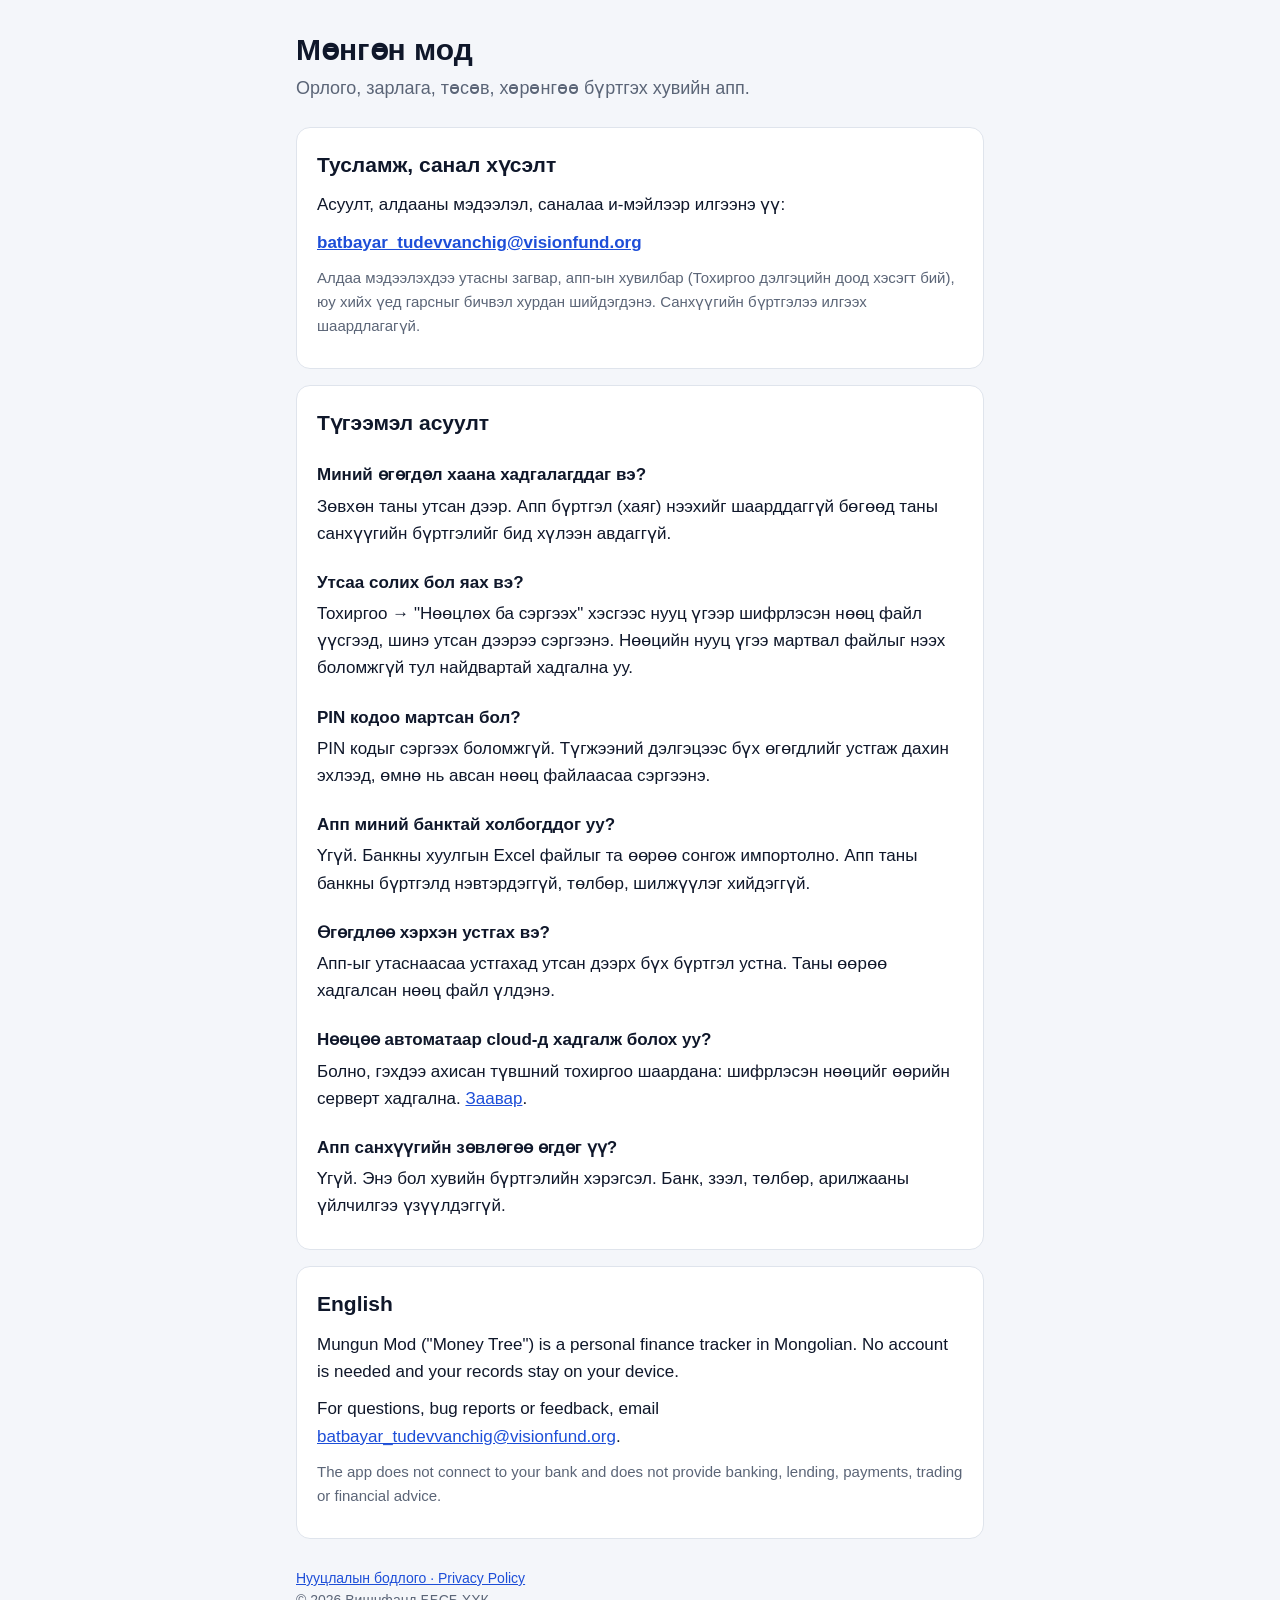
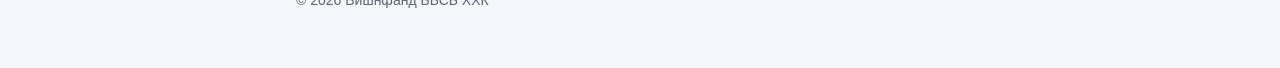
<file: index.html>
<!doctype html>
<html lang="mn">
<head>
  <meta charset="utf-8">
  <meta name="viewport" content="width=device-width, initial-scale=1">
  <title>Мөнгөн мод — тусламж</title>
  <meta name="description" content="Мөнгөн мод апп-ын тусламж, холбоо барих хаяг, түгээмэл асуулт.">
  <link rel="stylesheet" href="style.css">
</head>
<body>
<main>
  <h1>Мөнгөн мод</h1>
  <p class="lead">Орлого, зарлага, төсөв, хөрөнгөө бүртгэх хувийн апп.</p>

  <section class="card" id="support">
    <h2>Тусламж, санал хүсэлт</h2>
    <p>Асуулт, алдааны мэдээлэл, саналаа и-мэйлээр илгээнэ үү:</p>
    <p class="email"><a href="mailto:batbayar_tudevvanchig@visionfund.org">batbayar_tudevvanchig@visionfund.org</a></p>
    <p class="muted">Алдаа мэдээлэхдээ утасны загвар, апп-ын хувилбар (Тохиргоо дэлгэцийн доод хэсэгт бий), юу хийх үед гарсныг
      бичвэл хурдан шийдэгдэнэ. Санхүүгийн бүртгэлээ илгээх шаардлагагүй.</p>
  </section>

  <section class="card">
    <h2>Түгээмэл асуулт</h2>

    <h3>Миний өгөгдөл хаана хадгалагддаг вэ?</h3>
    <p>Зөвхөн таны утсан дээр. Апп бүртгэл (хаяг) нээхийг шаарддаггүй бөгөөд таны санхүүгийн бүртгэлийг бид хүлээн авдаггүй.</p>

    <h3>Утсаа солих бол яах вэ?</h3>
    <p>Тохиргоо → "Нөөцлөх ба сэргээх" хэсгээс нууц үгээр шифрлэсэн нөөц файл үүсгээд, шинэ утсан дээрээ сэргээнэ. Нөөцийн нууц
      үгээ мартвал файлыг нээх боломжгүй тул найдвартай хадгална уу.</p>

    <h3>PIN кодоо мартсан бол?</h3>
    <p>PIN кодыг сэргээх боломжгүй. Түгжээний дэлгэцээс бүх өгөгдлийг устгаж дахин эхлээд, өмнө нь авсан нөөц файлаасаа сэргээнэ.</p>

    <h3>Апп миний банктай холбогддог уу?</h3>
    <p>Үгүй. Банкны хуулгын Excel файлыг та өөрөө сонгож импортолно. Апп таны банкны бүртгэлд нэвтэрдэггүй, төлбөр, шилжүүлэг
      хийдэггүй.</p>

    <h3>Өгөгдлөө хэрхэн устгах вэ?</h3>
    <p>Апп-ыг утаснаасаа устгахад утсан дээрх бүх бүртгэл устна. Таны өөрөө хадгалсан нөөц файл үлдэнэ.</p>

    <h3>Нөөцөө автоматаар cloud-д хадгалж болох уу?</h3>
    <p>Болно, гэхдээ ахисан түвшний тохиргоо шаардана: шифрлэсэн нөөцийг өөрийн серверт хадгална.
      <a href="cloud-backup.html">Заавар</a>.</p>

    <h3>Апп санхүүгийн зөвлөгөө өгдөг үү?</h3>
    <p>Үгүй. Энэ бол хувийн бүртгэлийн хэрэгсэл. Банк, зээл, төлбөр, арилжааны үйлчилгээ үзүүлдэггүй.</p>
  </section>

  <section class="card" lang="en">
    <h2>English</h2>
    <p>Mungun Mod ("Money Tree") is a personal finance tracker in Mongolian. No account is needed and your records stay on
      your device.</p>
    <p>For questions, bug reports or feedback, email
      <a href="mailto:batbayar_tudevvanchig@visionfund.org">batbayar_tudevvanchig@visionfund.org</a>.</p>
    <p class="muted">The app does not connect to your bank and does not provide banking, lending, payments, trading or financial
      advice.</p>
  </section>

  <footer>
    <a href="privacy.html">Нууцлалын бодлого · Privacy Policy</a><br>
    © 2026 Вишнфанд ББСБ ХХК
  </footer>
</main>
</body>
</html>
</file>
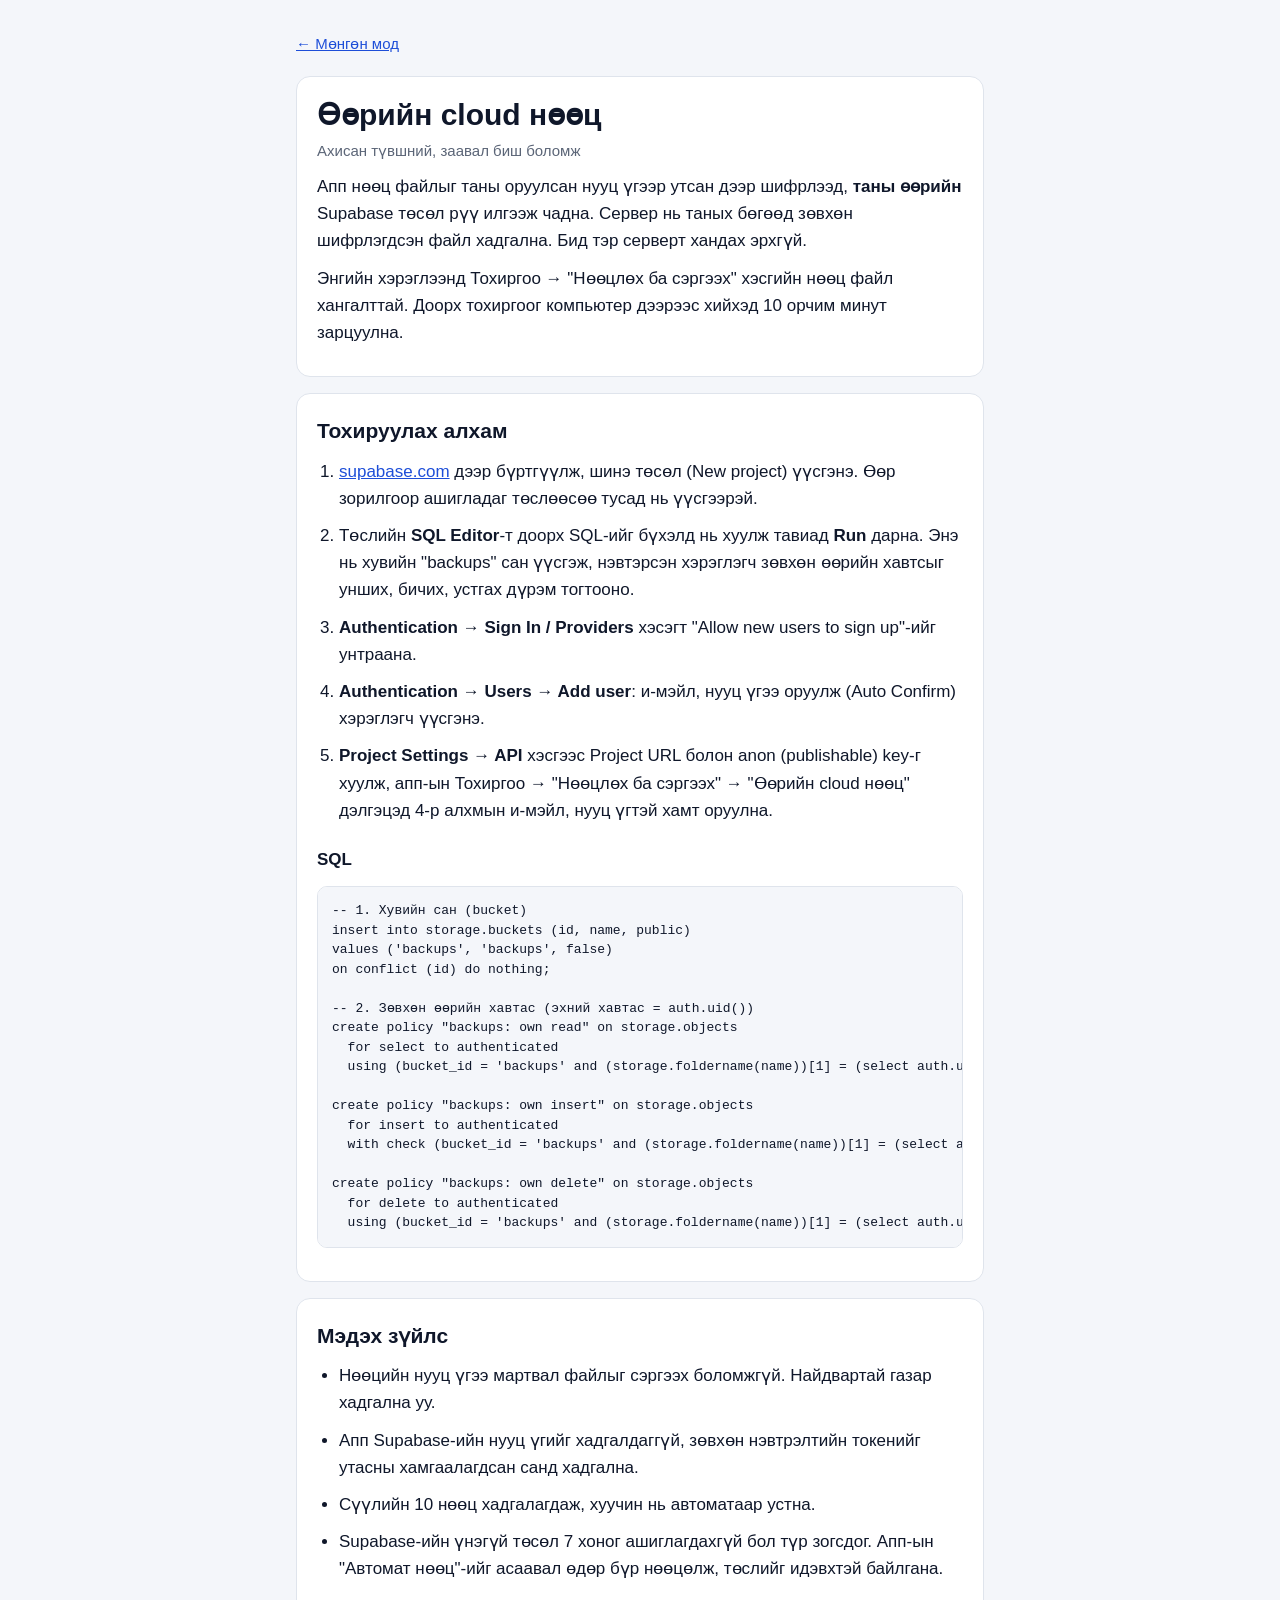
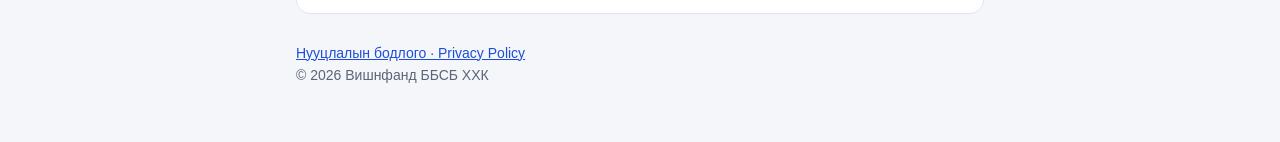
<file: cloud-backup.html>
<!doctype html>
<html lang="mn">
<head>
  <meta charset="utf-8">
  <meta name="viewport" content="width=device-width, initial-scale=1">
  <title>Мөнгөн мод — өөрийн cloud нөөц тохируулах</title>
  <meta name="description" content="Мөнгөн мод апп-ын шифрлэсэн нөөцийг өөрийн Supabase төсөлд хадгалах заавар.">
  <link rel="stylesheet" href="style.css">
</head>
<body>
<main>
  <p class="nav"><a href="./">← Мөнгөн мод</a></p>

  <section class="card">
    <h1>Өөрийн cloud нөөц</h1>
    <p class="muted">Ахисан түвшний, заавал биш боломж</p>

    <p>Апп нөөц файлыг таны оруулсан нууц үгээр утсан дээр шифрлээд, <strong>таны өөрийн</strong> Supabase төсөл рүү илгээж
      чадна. Сервер нь таных бөгөөд зөвхөн шифрлэгдсэн файл хадгална. Бид тэр серверт хандах эрхгүй.</p>
    <p>Энгийн хэрэглээнд Тохиргоо → "Нөөцлөх ба сэргээх" хэсгийн нөөц файл хангалттай. Доорх тохиргоог компьютер дээрээс хийхэд
      10 орчим минут зарцуулна.</p>
  </section>

  <section class="card">
    <h2>Тохируулах алхам</h2>
    <ol>
      <li><a href="https://supabase.com" rel="noopener">supabase.com</a> дээр бүртгүүлж, шинэ төсөл (New project) үүсгэнэ. Өөр
        зорилгоор ашигладаг төслөөсөө тусад нь үүсгээрэй.</li>
      <li>Төслийн <strong>SQL Editor</strong>-т доорх SQL-ийг бүхэлд нь хуулж тавиад <strong>Run</strong> дарна. Энэ нь хувийн
        "backups" сан үүсгэж, нэвтэрсэн хэрэглэгч зөвхөн өөрийн хавтсыг унших, бичих, устгах дүрэм тогтооно.</li>
      <li><strong>Authentication → Sign In / Providers</strong> хэсэгт "Allow new users to sign up"-ийг унтраана.</li>
      <li><strong>Authentication → Users → Add user</strong>: и-мэйл, нууц үгээ оруулж (Auto Confirm) хэрэглэгч үүсгэнэ.</li>
      <li><strong>Project Settings → API</strong> хэсгээс Project URL болон anon (publishable) key-г хуулж, апп-ын
        Тохиргоо → "Нөөцлөх ба сэргээх" → "Өөрийн cloud нөөц" дэлгэцэд 4-р алхмын и-мэйл, нууц үгтэй хамт оруулна.</li>
    </ol>

    <h3>SQL</h3>
<pre><code>-- 1. Хувийн сан (bucket)
insert into storage.buckets (id, name, public)
values ('backups', 'backups', false)
on conflict (id) do nothing;

-- 2. Зөвхөн өөрийн хавтас (эхний хавтас = auth.uid())
create policy "backups: own read" on storage.objects
  for select to authenticated
  using (bucket_id = 'backups' and (storage.foldername(name))[1] = (select auth.uid())::text);

create policy "backups: own insert" on storage.objects
  for insert to authenticated
  with check (bucket_id = 'backups' and (storage.foldername(name))[1] = (select auth.uid())::text);

create policy "backups: own delete" on storage.objects
  for delete to authenticated
  using (bucket_id = 'backups' and (storage.foldername(name))[1] = (select auth.uid())::text);</code></pre>
  </section>

  <section class="card">
    <h2>Мэдэх зүйлс</h2>
    <ul>
      <li>Нөөцийн нууц үгээ мартвал файлыг сэргээх боломжгүй. Найдвартай газар хадгална уу.</li>
      <li>Апп Supabase-ийн нууц үгийг хадгалдаггүй, зөвхөн нэвтрэлтийн токенийг утасны хамгаалагдсан санд хадгална.</li>
      <li>Сүүлийн 10 нөөц хадгалагдаж, хуучин нь автоматаар устна.</li>
      <li>Supabase-ийн үнэгүй төсөл 7 хоног ашиглагдахгүй бол түр зогсдог. Апп-ын "Автомат нөөц"-ийг асаавал өдөр бүр нөөцөлж,
        төслийг идэвхтэй байлгана.</li>
    </ul>
  </section>

  <footer>
    <a href="privacy.html">Нууцлалын бодлого · Privacy Policy</a><br>
    © 2026 Вишнфанд ББСБ ХХК
  </footer>
</main>
</body>
</html>
</file>
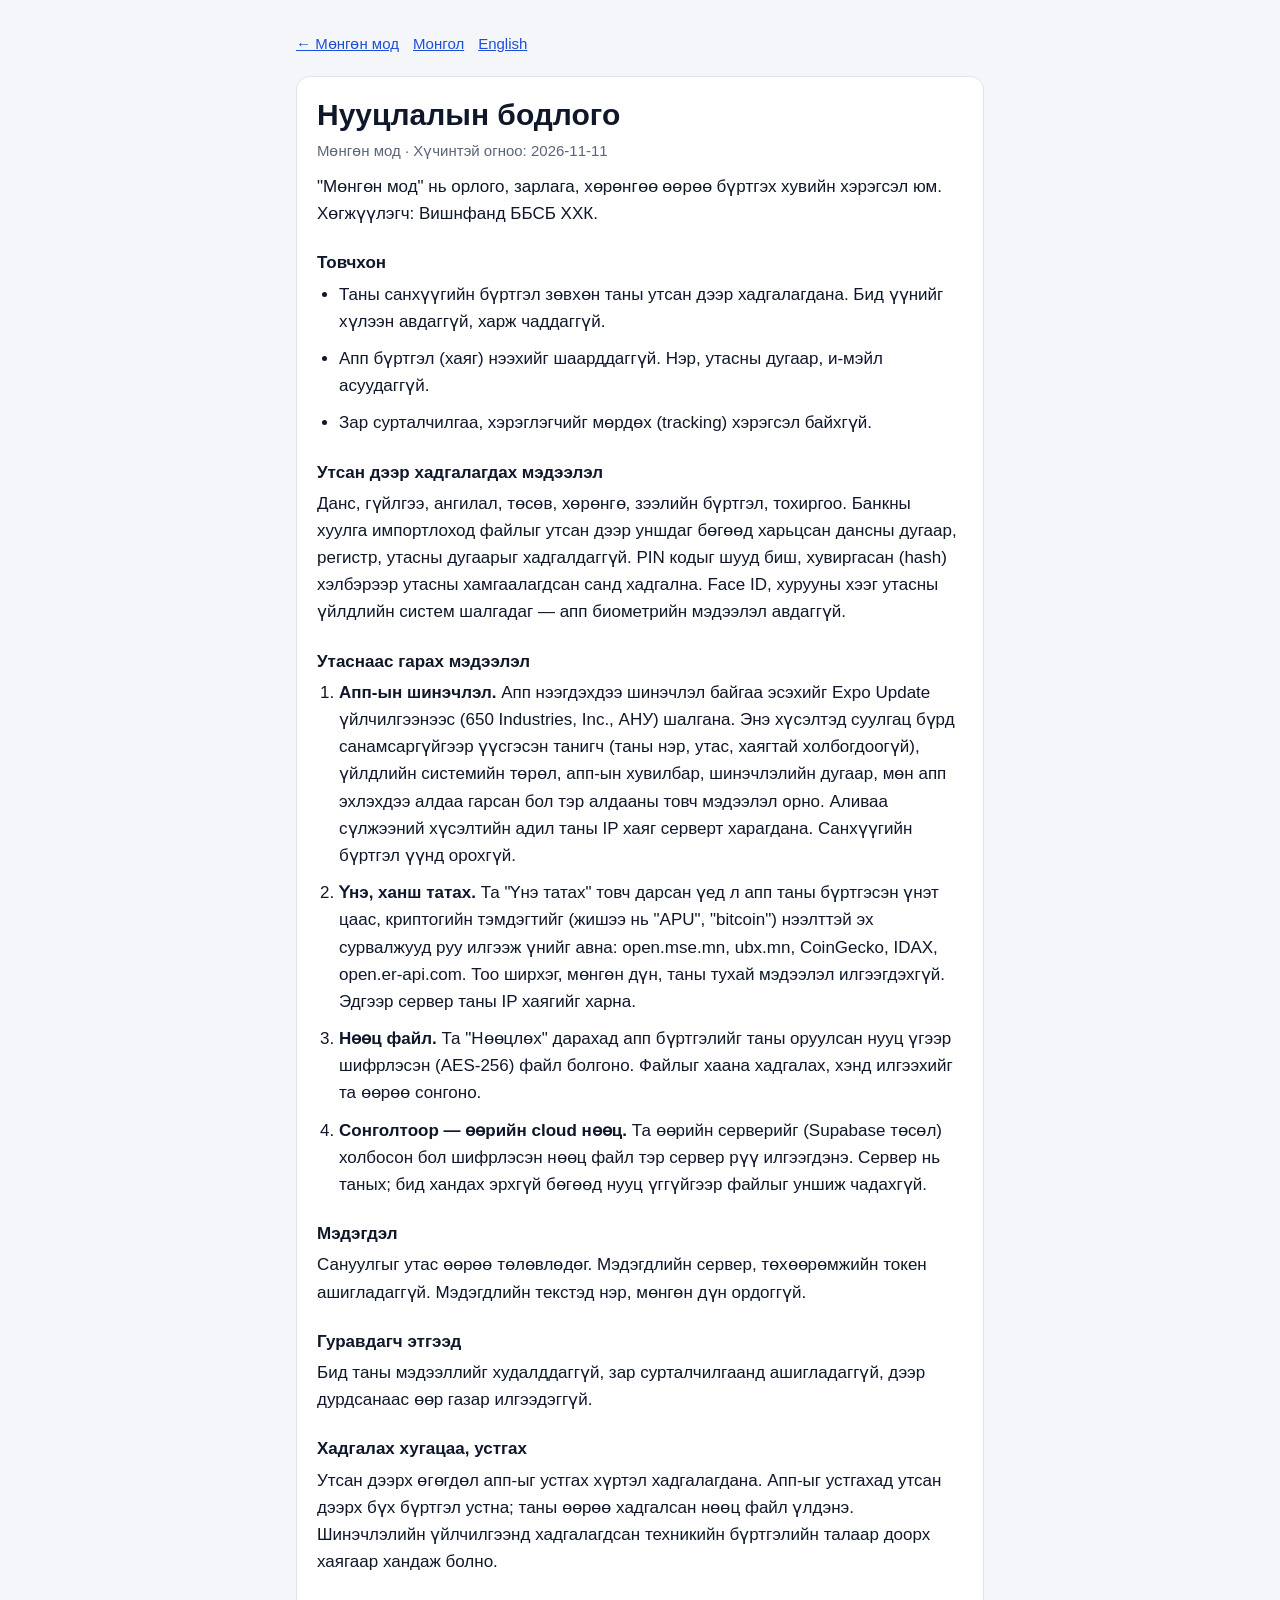
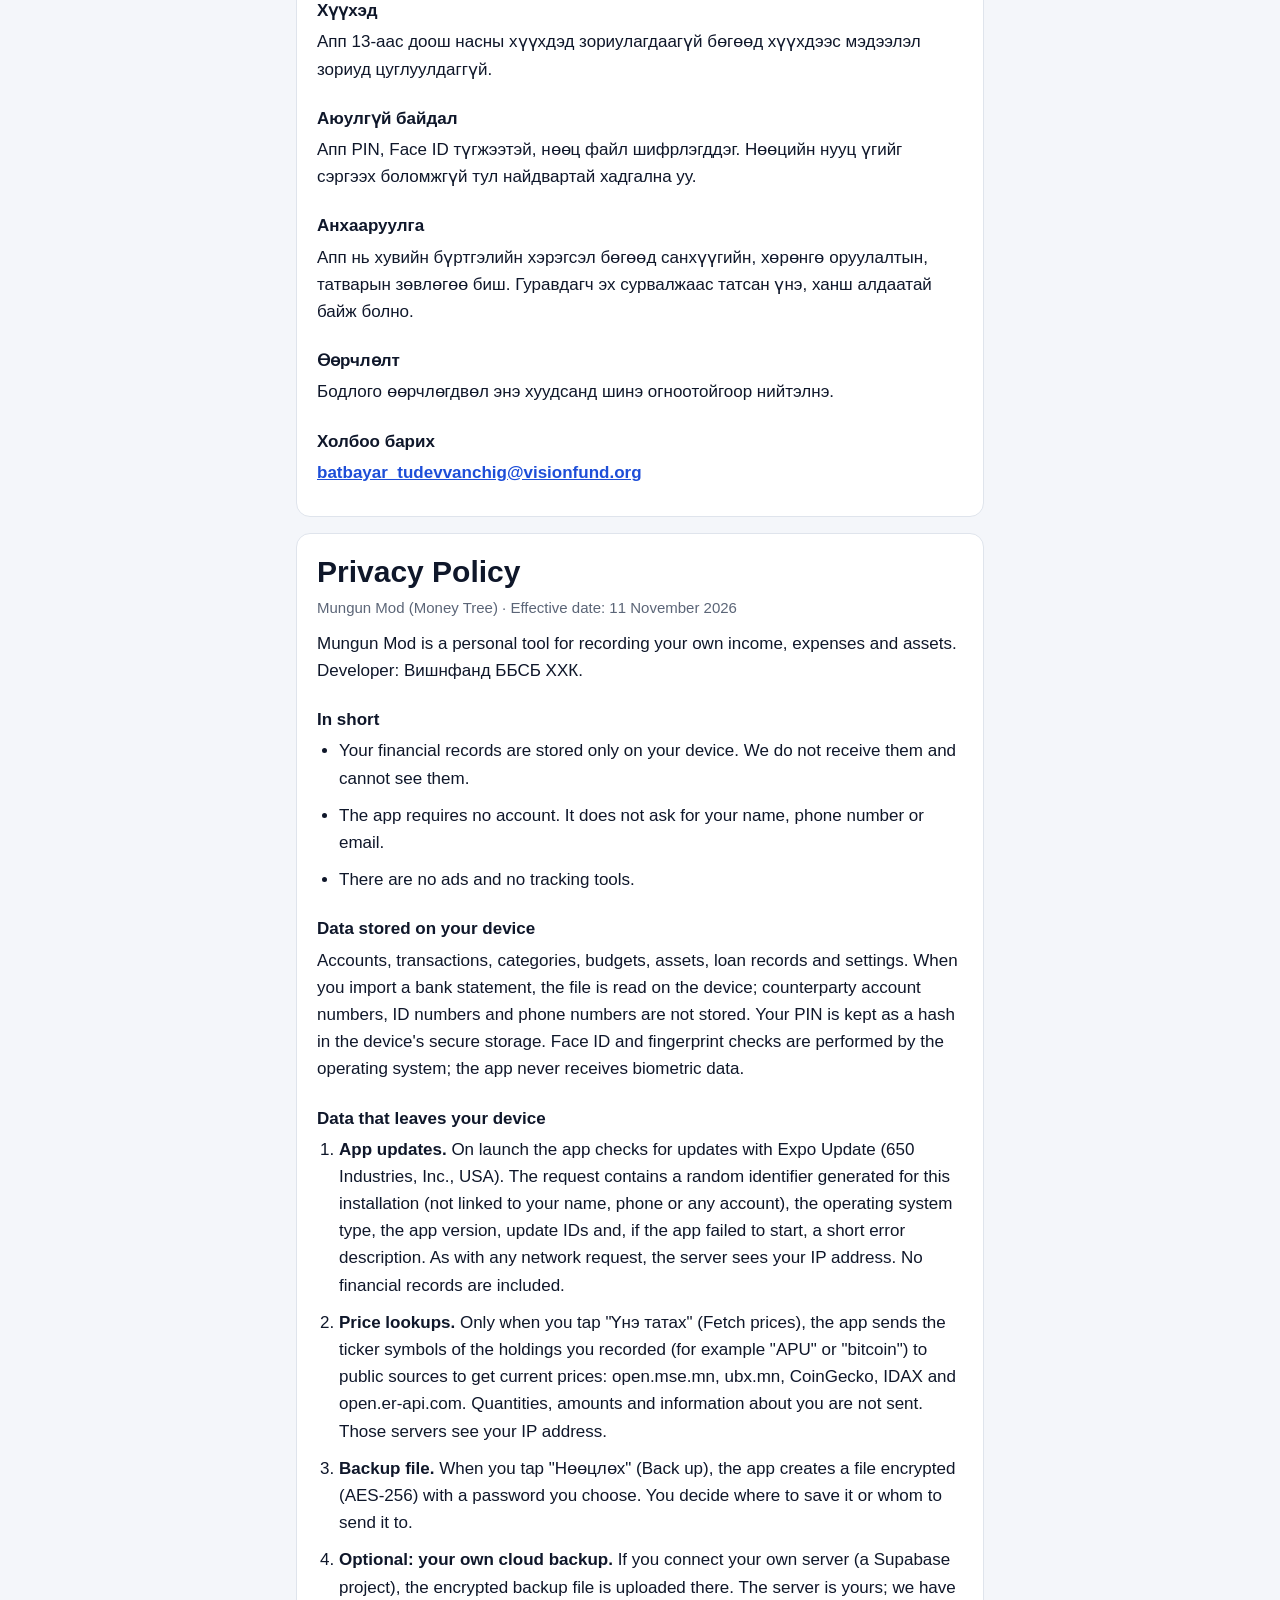
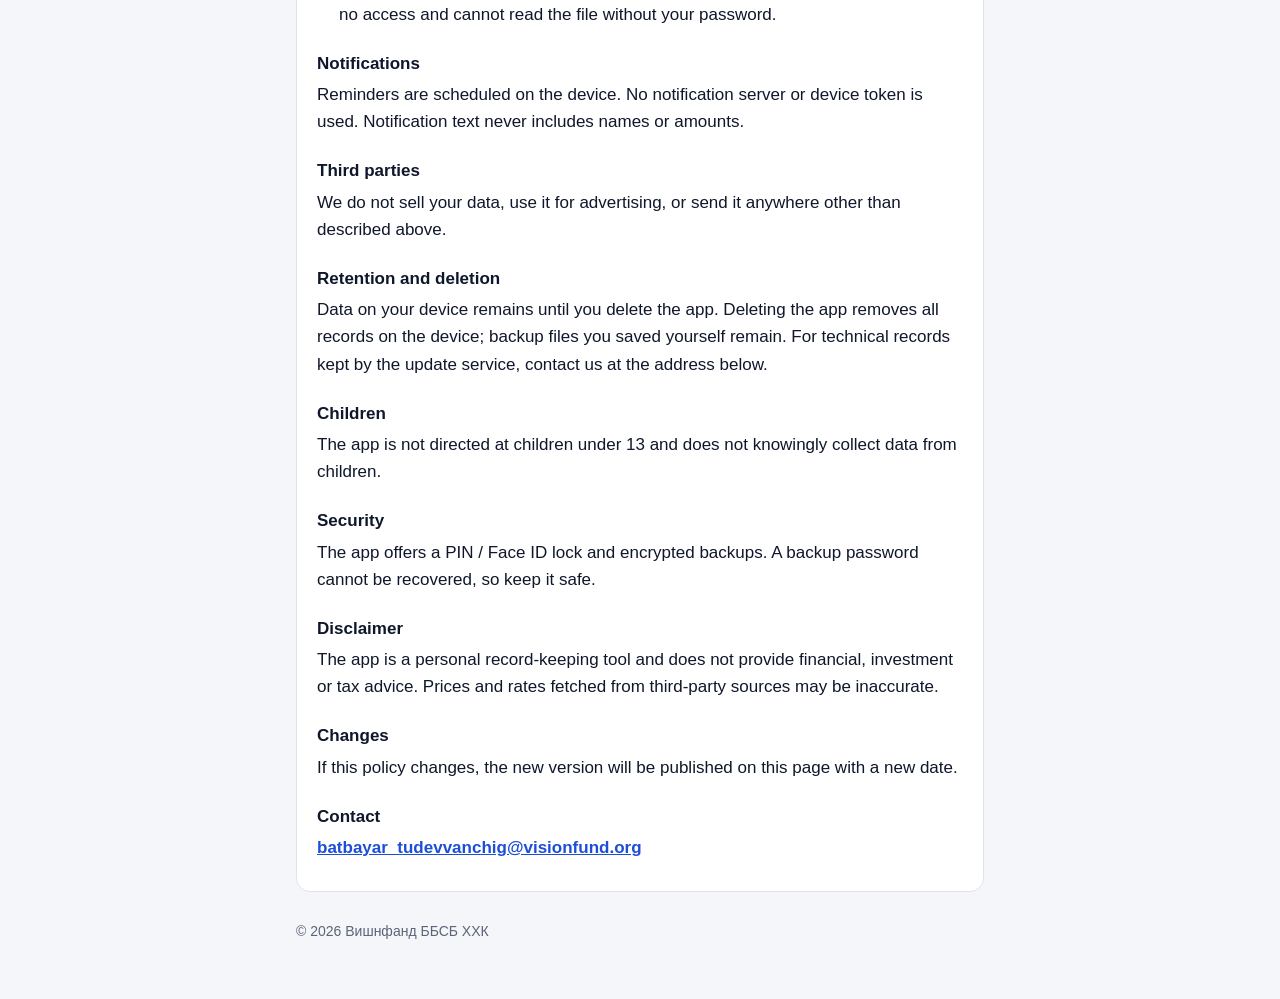
<file: privacy.html>
<!doctype html>
<html lang="mn">
<head>
  <meta charset="utf-8">
  <meta name="viewport" content="width=device-width, initial-scale=1">
  <title>Мөнгөн мод — Нууцлалын бодлого</title>
  <meta name="description" content="Мөнгөн мод апп-ын нууцлалын бодлого / Privacy Policy.">
  <link rel="stylesheet" href="style.css">
</head>
<body>
<main>
  <p class="nav"><a href="./">← Мөнгөн мод</a><a href="#mn">Монгол</a><a href="#en">English</a></p>

  <section class="card" id="mn">
    <h1>Нууцлалын бодлого</h1>
    <p class="muted">Мөнгөн мод · Хүчинтэй огноо: 2026-11-11</p>

    <p>"Мөнгөн мод" нь орлого, зарлага, хөрөнгөө өөрөө бүртгэх хувийн хэрэгсэл юм. Хөгжүүлэгч: Вишнфанд ББСБ ХХК.</p>

    <h3>Товчхон</h3>
    <ul>
      <li>Таны санхүүгийн бүртгэл зөвхөн таны утсан дээр хадгалагдана. Бид үүнийг хүлээн авдаггүй, харж чаддаггүй.</li>
      <li>Апп бүртгэл (хаяг) нээхийг шаарддаггүй. Нэр, утасны дугаар, и-мэйл асуудаггүй.</li>
      <li>Зар сурталчилгаа, хэрэглэгчийг мөрдөх (tracking) хэрэгсэл байхгүй.</li>
    </ul>

    <h3>Утсан дээр хадгалагдах мэдээлэл</h3>
    <p>Данс, гүйлгээ, ангилал, төсөв, хөрөнгө, зээлийн бүртгэл, тохиргоо. Банкны хуулга импортлоход файлыг утсан дээр уншдаг бөгөөд
      харьцсан дансны дугаар, регистр, утасны дугаарыг хадгалдаггүй. PIN кодыг шууд биш, хувиргасан (hash) хэлбэрээр утасны
      хамгаалагдсан санд хадгална. Face ID, хурууны хээг утасны үйлдлийн систем шалгадаг — апп биометрийн мэдээлэл авдаггүй.</p>

    <h3>Утаснаас гарах мэдээлэл</h3>
    <ol>
      <li><strong>Апп-ын шинэчлэл.</strong> Апп нээгдэхдээ шинэчлэл байгаа эсэхийг Expo Update үйлчилгээнээс (650 Industries, Inc.,
        АНУ) шалгана. Энэ хүсэлтэд суулгац бүрд санамсаргүйгээр үүсгэсэн танигч (таны нэр, утас, хаягтай холбогдоогүй), үйлдлийн
        системийн төрөл, апп-ын хувилбар, шинэчлэлийн дугаар, мөн апп эхлэхдээ алдаа гарсан бол тэр алдааны товч мэдээлэл орно.
        Аливаа сүлжээний хүсэлтийн адил таны IP хаяг серверт харагдана. Санхүүгийн бүртгэл үүнд орохгүй.</li>
      <li><strong>Үнэ, ханш татах.</strong> Та "Үнэ татах" товч дарсан үед л апп таны бүртгэсэн үнэт цаас, криптогийн тэмдэгтийг
        (жишээ нь "APU", "bitcoin") нээлттэй эх сурвалжууд руу илгээж үнийг авна: open.mse.mn, ubx.mn, CoinGecko, IDAX,
        open.er-api.com. Тоо ширхэг, мөнгөн дүн, таны тухай мэдээлэл илгээгдэхгүй. Эдгээр сервер таны IP хаягийг харна.</li>
      <li><strong>Нөөц файл.</strong> Та "Нөөцлөх" дарахад апп бүртгэлийг таны оруулсан нууц үгээр шифрлэсэн (AES-256) файл болгоно.
        Файлыг хаана хадгалах, хэнд илгээхийг та өөрөө сонгоно.</li>
      <li><strong>Сонголтоор — өөрийн cloud нөөц.</strong> Та өөрийн серверийг (Supabase төсөл) холбосон бол шифрлэсэн нөөц файл
        тэр сервер рүү илгээгдэнэ. Сервер нь таных; бид хандах эрхгүй бөгөөд нууц үггүйгээр файлыг уншиж чадахгүй.</li>
    </ol>

    <h3>Мэдэгдэл</h3>
    <p>Сануулгыг утас өөрөө төлөвлөдөг. Мэдэгдлийн сервер, төхөөрөмжийн токен ашигладаггүй. Мэдэгдлийн текстэд нэр, мөнгөн дүн
      ордоггүй.</p>

    <h3>Гуравдагч этгээд</h3>
    <p>Бид таны мэдээллийг худалддаггүй, зар сурталчилгаанд ашигладаггүй, дээр дурдсанаас өөр газар илгээдэггүй.</p>

    <h3>Хадгалах хугацаа, устгах</h3>
    <p>Утсан дээрх өгөгдөл апп-ыг устгах хүртэл хадгалагдана. Апп-ыг устгахад утсан дээрх бүх бүртгэл устна; таны өөрөө хадгалсан
      нөөц файл үлдэнэ. Шинэчлэлийн үйлчилгээнд хадгалагдсан техникийн бүртгэлийн талаар доорх хаягаар хандаж болно.</p>

    <h3>Хүүхэд</h3>
    <p>Апп 13-аас доош насны хүүхдэд зориулагдаагүй бөгөөд хүүхдээс мэдээлэл зориуд цуглуулдаггүй.</p>

    <h3>Аюулгүй байдал</h3>
    <p>Апп PIN, Face ID түгжээтэй, нөөц файл шифрлэгддэг. Нөөцийн нууц үгийг сэргээх боломжгүй тул найдвартай хадгална уу.</p>

    <h3>Анхааруулга</h3>
    <p>Апп нь хувийн бүртгэлийн хэрэгсэл бөгөөд санхүүгийн, хөрөнгө оруулалтын, татварын зөвлөгөө биш. Гуравдагч эх сурвалжаас
      татсан үнэ, ханш алдаатай байж болно.</p>

    <h3>Өөрчлөлт</h3>
    <p>Бодлого өөрчлөгдвөл энэ хуудсанд шинэ огноотойгоор нийтэлнэ.</p>

    <h3>Холбоо барих</h3>
    <p class="email"><a href="mailto:batbayar_tudevvanchig@visionfund.org">batbayar_tudevvanchig@visionfund.org</a></p>
  </section>

  <section class="card" id="en" lang="en">
    <h1>Privacy Policy</h1>
    <p class="muted">Mungun Mod (Money Tree) · Effective date: 11 November 2026</p>

    <p>Mungun Mod is a personal tool for recording your own income, expenses and assets. Developer:
      <span lang="mn">Вишнфанд ББСБ ХХК</span>.</p>

    <h3>In short</h3>
    <ul>
      <li>Your financial records are stored only on your device. We do not receive them and cannot see them.</li>
      <li>The app requires no account. It does not ask for your name, phone number or email.</li>
      <li>There are no ads and no tracking tools.</li>
    </ul>

    <h3>Data stored on your device</h3>
    <p>Accounts, transactions, categories, budgets, assets, loan records and settings. When you import a bank statement, the file
      is read on the device; counterparty account numbers, ID numbers and phone numbers are not stored. Your PIN is kept as a hash
      in the device's secure storage. Face ID and fingerprint checks are performed by the operating system; the app never receives
      biometric data.</p>

    <h3>Data that leaves your device</h3>
    <ol>
      <li><strong>App updates.</strong> On launch the app checks for updates with Expo Update (650 Industries, Inc., USA). The
        request contains a random identifier generated for this installation (not linked to your name, phone or any account), the
        operating system type, the app version, update IDs and, if the app failed to start, a short error description. As with any
        network request, the server sees your IP address. No financial records are included.</li>
      <li><strong>Price lookups.</strong> Only when you tap "Үнэ татах" (Fetch prices), the app sends the ticker symbols of the
        holdings you recorded (for example "APU" or "bitcoin") to public sources to get current prices: open.mse.mn, ubx.mn,
        CoinGecko, IDAX and open.er-api.com. Quantities, amounts and information about you are not sent. Those servers see your IP
        address.</li>
      <li><strong>Backup file.</strong> When you tap "Нөөцлөх" (Back up), the app creates a file encrypted (AES-256) with a password
        you choose. You decide where to save it or whom to send it to.</li>
      <li><strong>Optional: your own cloud backup.</strong> If you connect your own server (a Supabase project), the encrypted
        backup file is uploaded there. The server is yours; we have no access and cannot read the file without your password.</li>
    </ol>

    <h3>Notifications</h3>
    <p>Reminders are scheduled on the device. No notification server or device token is used. Notification text never includes
      names or amounts.</p>

    <h3>Third parties</h3>
    <p>We do not sell your data, use it for advertising, or send it anywhere other than described above.</p>

    <h3>Retention and deletion</h3>
    <p>Data on your device remains until you delete the app. Deleting the app removes all records on the device; backup files you
      saved yourself remain. For technical records kept by the update service, contact us at the address below.</p>

    <h3>Children</h3>
    <p>The app is not directed at children under 13 and does not knowingly collect data from children.</p>

    <h3>Security</h3>
    <p>The app offers a PIN / Face ID lock and encrypted backups. A backup password cannot be recovered, so keep it safe.</p>

    <h3>Disclaimer</h3>
    <p>The app is a personal record-keeping tool and does not provide financial, investment or tax advice. Prices and rates fetched
      from third-party sources may be inaccurate.</p>

    <h3>Changes</h3>
    <p>If this policy changes, the new version will be published on this page with a new date.</p>

    <h3>Contact</h3>
    <p class="email"><a href="mailto:batbayar_tudevvanchig@visionfund.org">batbayar_tudevvanchig@visionfund.org</a></p>
  </section>

  <footer>© 2026 Вишнфанд ББСБ ХХК</footer>
</main>
</body>
</html>
</file>
<file: style.css>
:root {
  --bg: #f4f6fa;
  --card: #ffffff;
  --text: #0f172a;
  --muted: #5b6577;
  --border: #dfe4ec;
  --link: #1d4ed8;
}
@media (prefers-color-scheme: dark) {
  :root {
    --bg: #0b1120;
    --card: #151d2e;
    --text: #e6eaf2;
    --muted: #9aa5b8;
    --border: #263147;
    --link: #8ab4ff;
  }
}
* { box-sizing: border-box; }
body {
  margin: 0;
  background: var(--bg);
  color: var(--text);
  font: 17px/1.6 -apple-system, BlinkMacSystemFont, "Segoe UI", Roboto, "Noto Sans", Arial, sans-serif;
}
main { max-width: 720px; margin: 0 auto; padding: 32px 16px 56px; }
h1 { font-size: 30px; line-height: 1.2; margin: 0 0 6px; }
h2 { font-size: 21px; margin: 0 0 10px; }
h3 { font-size: 17px; margin: 22px 0 4px; }
p, li { margin: 0 0 10px; }
ul, ol { padding-left: 22px; margin: 0 0 10px; }
a { color: var(--link); }
.lead { font-size: 18px; color: var(--muted); margin-bottom: 24px; }
.muted { color: var(--muted); font-size: 15px; }
.card {
  background: var(--card);
  border: 1px solid var(--border);
  border-radius: 14px;
  padding: 20px;
  margin-bottom: 16px;
}
.nav { font-size: 15px; margin-bottom: 20px; }
.nav a { margin-right: 14px; }
.email { font-weight: 600; overflow-wrap: anywhere; }
pre {
  background: var(--bg);
  border: 1px solid var(--border);
  border-radius: 10px;
  padding: 14px;
  overflow-x: auto;
  font: 13px/1.5 ui-monospace, SFMono-Regular, Menlo, Consolas, monospace;
}
footer { color: var(--muted); font-size: 14px; margin-top: 28px; }
</file>
